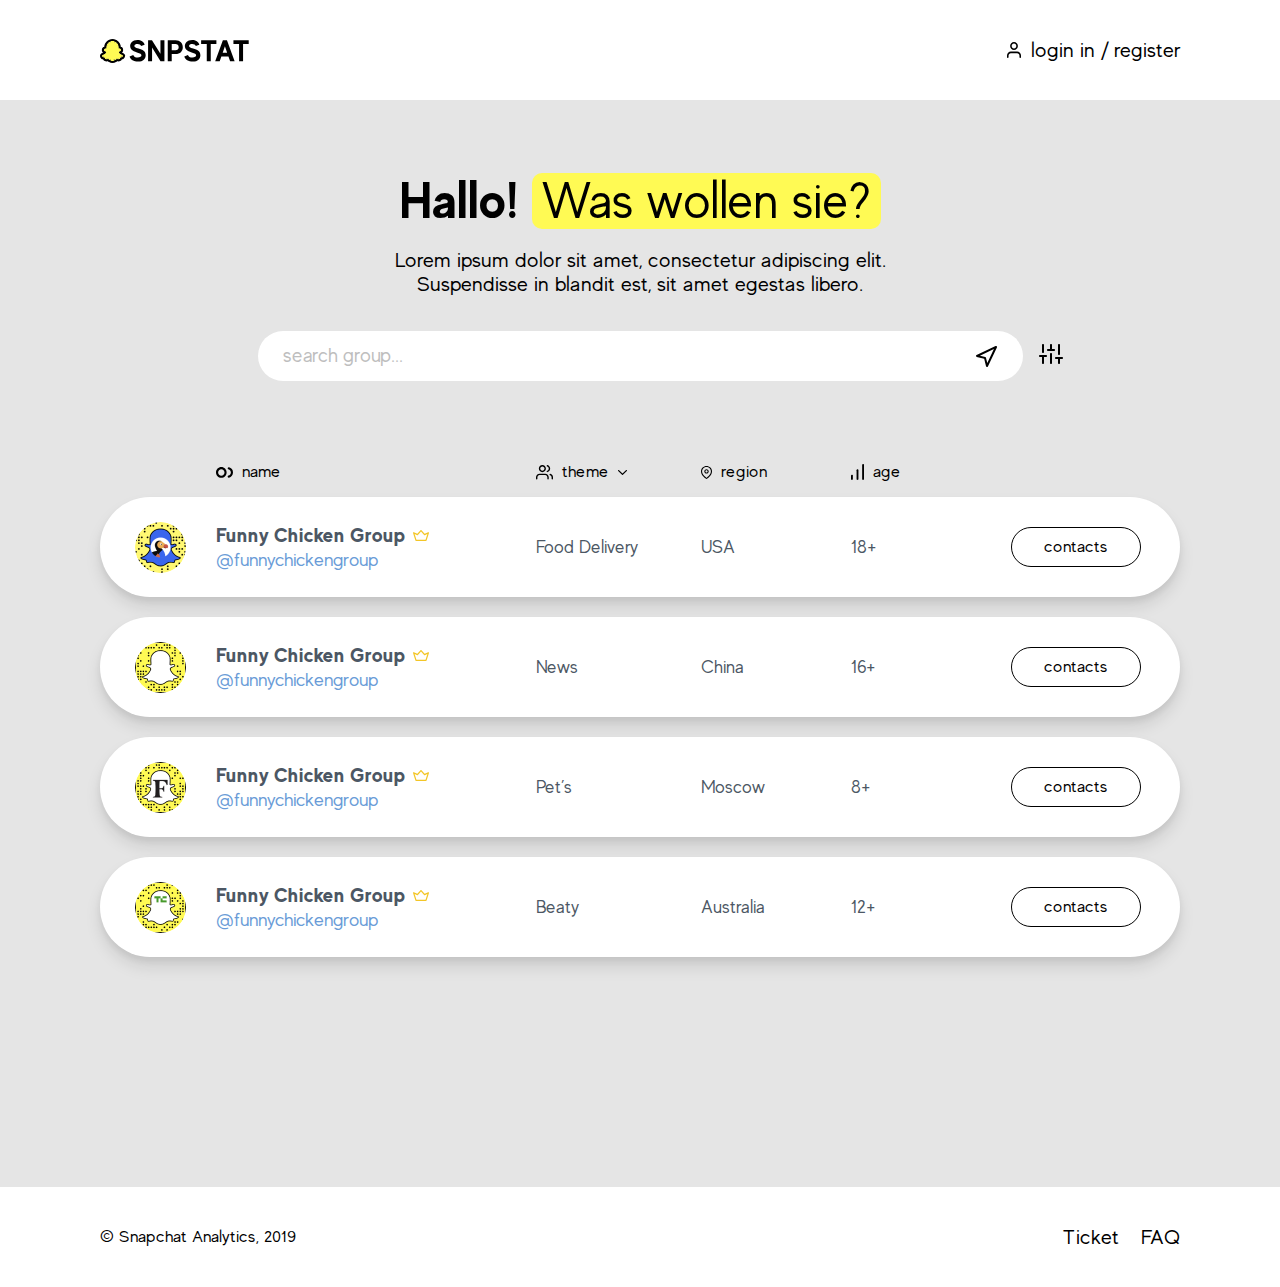
<file: index.html>
<!DOCTYPE html>
<html lang="ru">
<head>
    <meta charset="UTF-8">
    <meta name="viewport" content="width=device-width, initial-scale=1.0">
    <meta http-equiv="X-UA-Compatible" content="ie=edge">
    <title>SNPStat</title>

    <link rel="stylesheet" href="/src/styles/remodal.css">
    <link rel="stylesheet" href="/src/styles/slick.css">
    <link rel="stylesheet" href="/src/styles/remodal-default-theme.css">
    <link rel="stylesheet" href="/src/styles/ion.rangeSlider.min.css"/>
    <link rel="stylesheet" href="/src/styles/main.css">
</head>
<body>

    <header class="header-main">
        <div class="container">
            <a href="/" class="header-main__logo">
                <img src="/src/images/logo.svg" alt="">
            </a>
            <div class="header-main__auth">
                <img src="/src/images/user.svg" alt="">
                <nav>
                    <a href="#login">login in /</a>
                    <a href="#registration">register</a>
                </nav>
            </div>
        </div>
    </header>

    <main class="info-main">
        <div class="container">
            <header class="info-main__header">
                <h1 class="info-main__h1">
                    Hallo!
                    <span class="marker">
                        Was wollen sie?
                    </span>
                </h1>
                <p class="info-main__description">
                    Lorem ipsum dolor sit amet, consectetur adipiscing elit. Suspendisse in blandit est, sit amet egestas libero.
                </p>
            </header>
            <div class="info-main__search">
                <div class="info-main__search-field">
                    <input type="text" placeholder="search group..." />
                    <img src="/src/images/arrow.svg" alt="">
                </div>
                <div class="info-main__search-filters">
                    <img src="/src/images/filter.svg" id="filter" alt="">
                    <div id="dropdown_filters" class="info-main__search-filters__dropdown-menu">
                        <button class="ddm-close" id="ddm-close">close</button>
                        <label>
                            theme
                            <div class="custom-select icon-src">
                                <select>
                                    <option value="0">Food Delivery</option>
                                    <option value="1">Beaty</option>
                                    <option value="2">Pet’s</option>
                                    <option value="3">IT</option>
                                    <option value="4">Digital</option>
                                    <option value="5">Design</option>
                                    <option value="6">Art</option>
                                    <option value="7">News</option>
                                    <option value="8">History</option>
                                </select>
                            </div>
                        </label>
                        <label>
                            region
                            <div class="custom-select icon-arrow">
                                <select>
                                    <option value="0">Food Delivery</option>
                                    <option value="1">Beaty</option>
                                    <option value="2">Pet’s</option>
                                    <option value="3">IT</option>
                                    <option value="4">Digital</option>
                                    <option value="5">Design</option>
                                    <option value="6">Art</option>
                                    <option value="7">News</option>
                                    <option value="8">History</option>
                                </select>
                            </div>
                        </label>
                        <label>
                            age
                            <input type="text" id="age" name="example_name" value="" />
                        </label>
                        <div class="control-panel">
                            <a class="link" href="/">
                                click
                            </a>
                            <a href="/" class="hash">
                                switch off
                            </a>
                        </div>
                    </div>
                </div>
            </div>
            <div class="info-main__table full-size">
                <div class="info-main__table-column">
                    <span id="column-name">
                        <img src="/src/images/name.svg" alt="">
                        name
                    </span>
                    <span id="column-theme">
                        <img src="/src/images/theme.svg" alt="">
                        theme
                        <img src="/src/images/arrow-bottom.svg" alt="">
                    </span>
                    <span id="column-region">
                        <img src="/src/images/region.svg" alt="">
                        region
                    </span>
                    <span id="column-age">
                        <img src="/src/images/age.svg" alt="">
                        age
                    </span>
                </div>
                <div class="info-main__table-list">
                    <div class="info-main__table-list__item">
                        <a class="info-main__table-list__item-ava" href="#qrCode">
                            <img src="/src/images/avatar1.png" alt="">
                        </a>
                        <div class="info-main__table-list__item-name">
                            <a href="#infoCard">
                                <h5 class="king">
                                    Funny Chicken Group
                                </h5>
                            </a>
                            <a class="hash" href="/">
                                @funnychickengroup
                            </a>
                        </div>
                        <div class="info-main__table-list__item-theme">
                            <span>
                                Food Delivery
                            </span>
                        </div>
                        <div class="info-main__table-list__item-region">
                                <span>
                                    USA
                                </span>
                            </div>
                        <div class="info-main__table-list__item-age">
                            <span>
                                18+
                            </span>
                        </div>
                        <a href="/" class="info-main__table-list__item-contacts">contacts</a>
                    </div>
                    <div class="info-main__table-list__item">
                        <a class="info-main__table-list__item-ava" href="#qrCode">
                            <img src="/src/images/avatar2.png" alt="">
                        </a>
                        <div class="info-main__table-list__item-name">
                            <a href="#infoCard">
                                <h5 class="king">
                                    Funny Chicken Group
                                </h5>
                            </a>
                            <a class="hash" href="/">
                                @funnychickengroup
                            </a>
                        </div>
                        <div class="info-main__table-list__item-theme">
                            <span>
                                News 
                            </span>
                        </div>
                        <div class="info-main__table-list__item-region">
                            <span>
                                China
                            </span>
                        </div>
                        <div class="info-main__table-list__item-age">
                            <span>
                                16+
                            </span>
                        </div>
                        <a href="/" class="info-main__table-list__item-contacts">contacts</a>
                    </div>
                    <div class="info-main__table-list__item">
                        <a class="info-main__table-list__item-ava" href="#qrCode">
                            <img src="/src/images/avatar3.png" alt="">
                        </a>
                        <div class="info-main__table-list__item-name">
                            <a href="#infoCard">
                                <h5 class="king">
                                    Funny Chicken Group
                                </h5>
                            </a>
                            <a class="hash" href="/">
                                @funnychickengroup
                            </a>
                        </div>
                        <div class="info-main__table-list__item-theme">
                            <span>
                                Pet’s
                            </span>
                        </div>
                        <div class="info-main__table-list__item-region">
                            <span>
                                Moscow
                            </span>
                        </div>
                        <div class="info-main__table-list__item-age">
                            <span>
                                8+
                            </span>
                        </div>
                        <a href="/" class="info-main__table-list__item-contacts">contacts</a>
                    </div>
                    <div class="info-main__table-list__item">
                        <a class="info-main__table-list__item-ava" href="#qrCode">
                            <img src="/src/images/avatar4.png" alt="">
                        </a>
                        <div class="info-main__table-list__item-name">
                            <a href="#infoCard">
                                <h5 class="king">
                                    Funny Chicken Group
                                </h5>
                            </a>
                            <a class="hash" href="/">
                                @funnychickengroup
                            </a>
                        </div>
                        <div class="info-main__table-list__item-theme">
                            <span>
                                Beaty
                            </span>
                        </div>
                        <div class="info-main__table-list__item-region">
                            <span>
                                Australia
                            </span>
                        </div>
                        <div class="info-main__table-list__item-age">
                            <span>
                                12+
                            </span>
                        </div>
                        <a href="/" class="info-main__table-list__item-contacts">contacts</a>
                    </div>
                </div>
            </div>
        </div>
    </main>

    <footer class="footer-main">
        <div class="container">
            <span class="copy">© Snapchat Analytics, 2019</span>
            <nav>
                <a href="/">Ticket</a>
                <a href="/">FAQ</a>
            </nav>
        </div>
    </footer>

    <!-- modals -->
    
    <div class="remodal modal-form modal-login white-close" data-remodal-id="login">
        <button data-remodal-action="close" class="modal-close">
            close
        </button>
        <h1>login in</h1>
        <form>
            <input type="text" placeholder="login or email">
            <input type="password" placeholder="password">
            <button>join</button>
        </form>
    </div>

    <div class="remodal modal-form modal-registr white-close" data-remodal-id="registration">
        <button data-remodal-action="close" class="modal-close">
            close
        </button>
        <h1>registration</h1>
        <form>
            <input type="text" placeholder="login">
            <input type="email" placeholder="email">
            <input type="password" placeholder="password">
            <button>go!</button>
        </form>
    </div>

    <div class="remodal qrCode white-close" data-remodal-id="qrCode">
        <button data-remodal-action="close" class="modal-close">
            close
        </button>
        <img src="/src/images/qr.png" alt="">
    </div>

    <div class="remodal infoCard black-close" data-remodal-id="infoCard">
        <button data-remodal-action="close" class="modal-close">
            close
        </button>
        <div class="infoCard__info">
            <div class="infoCard__info-qr">
                <img src="/src/images/qr-info.png" alt="">
                <div class="infoCard__info-qr__other">
                    <div class="age">
                        18+
                    </div>
                    <span>USA</span>
                </div>
            </div>
            <div class="infoCard__info-main">
                <h1 class="heading">
                    Funny Chicken Group
                </h1>
                <span class="theme">
                    <img src="/src/images/box.svg" alt="">
                    Food Delivery
                </span>
                <p class="info">
                    Lorem ipsum dolor sit amet, consectetur adipiscing elit ut aliquam, purus sit amet luctus venenatis, lectus magna fringilla urna, porttitor rhoncus dolor purus non enim praesent elementum facilisis leo, vel fringilla est ullamcorper eget nulla facilisi etiam dignissim diam quis enim lobortis scelerisque fermentum dui faucibus in ornare quam viverra orci sagittis eu volutpat odio facilisis.
                </p>
            </div>
        </div>
        <div class="infoCard__slider">
            <div class="infoCard__slider-slide">
                <img src="/src/images/1f.png" alt="">
            </div>
            <div class="infoCard__slider-slide">
                <img src="/src/images/1f.png" alt="">
            </div>
            <div class="infoCard__slider-slide">
                <img src="/src/images/1f.png" alt="">
            </div>
            <div class="infoCard__slider-slide">
                <img src="/src/images/1f.png" alt="">
            </div>
            <div class="infoCard__slider-slide">
                <img src="/src/images/1f.png" alt="">
            </div>
        </div>
        <div class="infoCard__control">
            <a class="link" href="/">open</a>
            <a class="hash" href="/">@funny_shicken_group</a>
        </div>
    </div>
    
    <!-- modals -->

    <script src="/src/scripts/jquery.min.js"></script>
    <script src="/src/scripts/remodal.min.js"></script>
    <script src="/src/scripts/slick.min.js"></script>
    <script src="/src/scripts/ion.rangeSlider.min.js"></script> 
    <script src="/src/scripts/main.js"></script>
    <script src="/src/scripts/filter.js"></script>
</body>
</html>
</file>
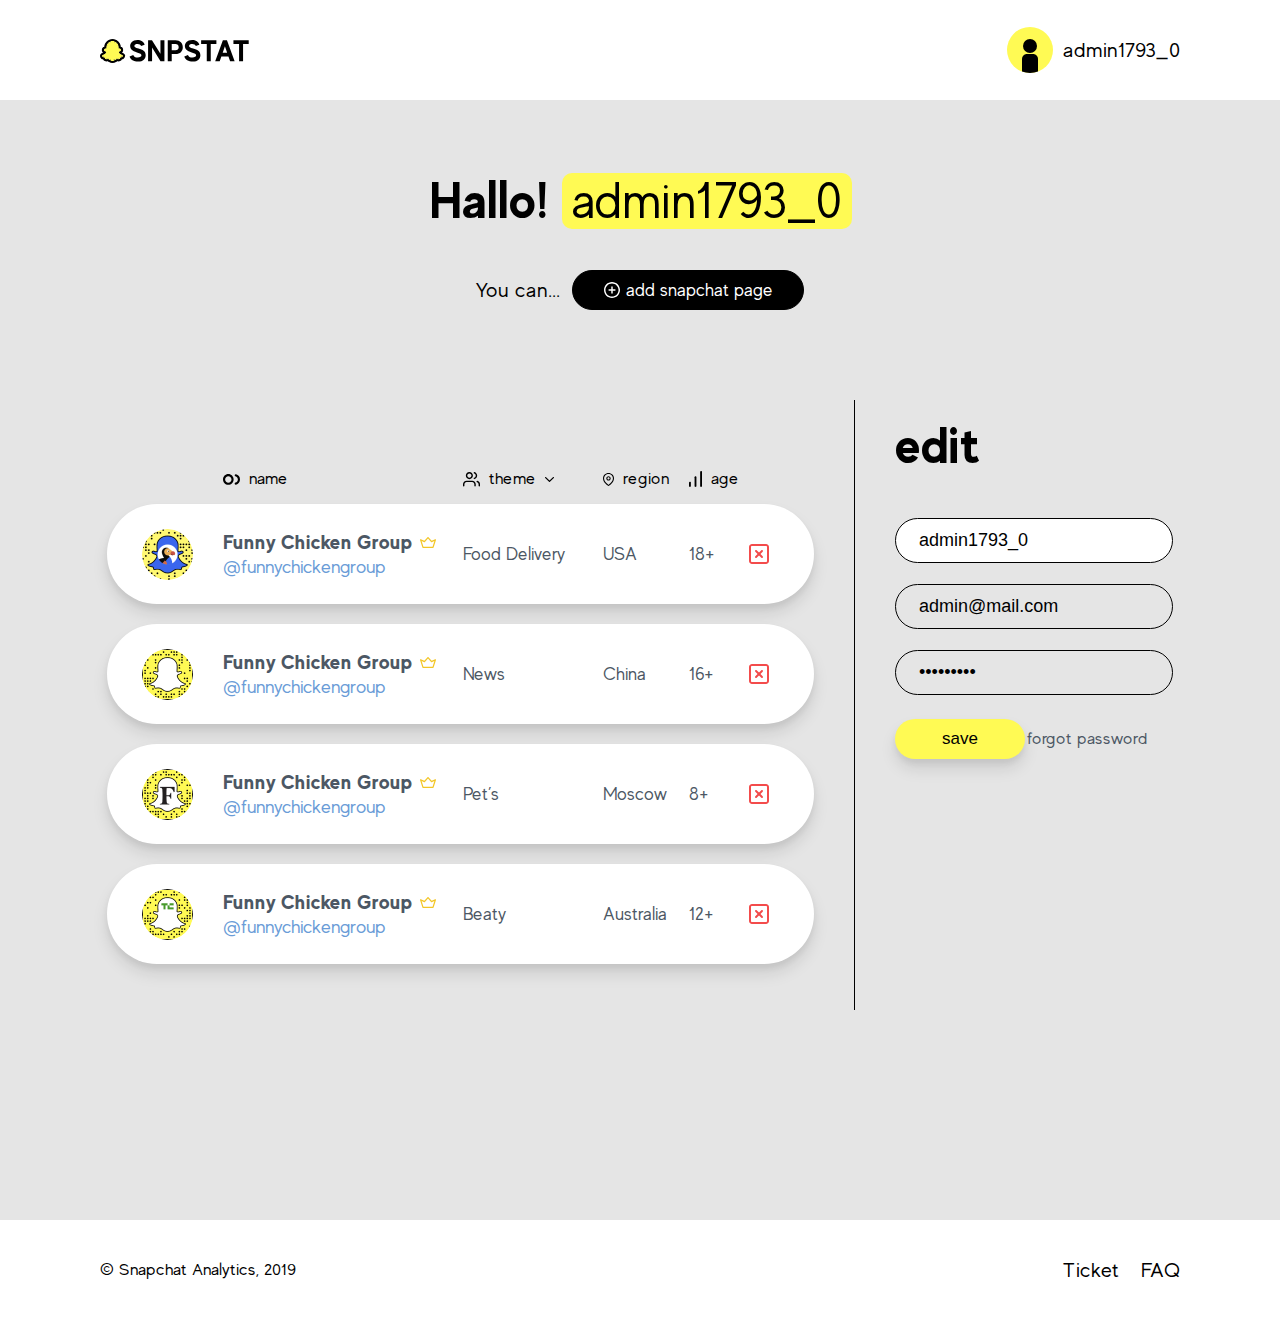
<file: profile.html>
<!DOCTYPE html>
<html lang="ru">
<head>
    <meta charset="UTF-8">
    <meta name="viewport" content="width=device-width, initial-scale=1.0">
    <meta http-equiv="X-UA-Compatible" content="ie=edge">
    <title>SNPStat</title>

    <link rel="stylesheet" href="/src/styles/remodal.css">
    <link rel="stylesheet" href="/src/styles/slick.css">
    <link rel="stylesheet" href="/src/styles/remodal-default-theme.css">
    <link rel="stylesheet" href="/src/styles/ion.rangeSlider.min.css"/>
    <link rel="stylesheet" href="/src/styles/main.css">
</head>
<body>

    <header class="header-main">
        <div class="container">
            <a href="/" class="header-main__logo">
                <img src="/src/images/logo.svg" alt="">
            </a>
            <div class="header-main__auth">
                <div class="auth-panel">
                    <img class="header-main__auth-ava" src="/src/images/ava.svg" alt="">
                    <span class="header-main__auth-name">admin1793_0</span>
                    <div class="select-panel" id="auth-panel">
                        <a href="/">
                            <img src="/src/images/user.svg" alt="">
                            profile
                        </a>
                        <a href="/">
                            <img src="/src/images/exit.svg" alt="">
                            log out
                        </a>
                    </div>
                </div>
            </div>
        </div>
    </header>

    <main class="info-main profile">
        <div class="container">
            <header class="info-main__header">
                <h1 class="info-main__h1">
                    Hallo!
                    <span class="marker">
                        admin1793_0
                    </span>
                </h1>
                <p class="info-main__description">
                    You can...
                    <a class="addSP" href="#addNew">
                        <img src="/src/images/addSP.svg" alt="">
                        add snapchat page
                    </a>
                </p>
            </header>
            <div class="profile-main">
                <div class="info-main__table half-size">
                    <div class="info-main__table-column">
                        <span id="column-name">
                            <img src="/src/images/name.svg" alt="">
                            name
                        </span>
                        <span id="column-theme">
                            <img src="/src/images/theme.svg" alt="">
                            theme
                            <img src="/src/images/arrow-bottom.svg" alt="">
                        </span>
                        <span id="column-region">
                            <img src="/src/images/region.svg" alt="">
                            region
                        </span>
                        <span id="column-age">
                            <img src="/src/images/age.svg" alt="">
                            age
                        </span>
                    </div>
                    <div class="info-main__table-list">
                        <div class="info-main__table-list__item">
                            <img src="/src/images/avatar1.png" alt="" class="info-main__table-list__item-ava">
                            <div class="info-main__table-list__item-name">
                                <a href="#infoCard">
                                    <h5 class="king">
                                        Funny Chicken Group
                                    </h5>
                                </a>
                                <a class="hash" href="/">
                                    @funnychickengroup
                                </a>
                            </div>
                            <div class="info-main__table-list__item-theme">
                                <span>
                                    Food Delivery
                                </span>
                            </div>
                            <div class="info-main__table-list__item-region">
                                    <span>
                                        USA
                                    </span>
                                </div>
                            <div class="info-main__table-list__item-age">
                                <span>
                                    18+
                                </span>
                            </div>
                            <img id="del" class="del-icon" src="/src/images/del.svg" alt="">
                        </div>
                        <div class="info-main__table-list__item">
                            <img src="/src/images/avatar2.png" alt="" class="info-main__table-list__item-ava">
                            <div class="info-main__table-list__item-name">
                                <a href="#infoCard">
                                    <h5 class="king">
                                        Funny Chicken Group
                                    </h5>
                                </a>
                                <a class="hash" href="/">
                                    @funnychickengroup
                                </a>
                            </div>
                            <div class="info-main__table-list__item-theme">
                                <span>
                                    News 
                                </span>
                            </div>
                            <div class="info-main__table-list__item-region">
                                <span>
                                    China
                                </span>
                            </div>
                            <div class="info-main__table-list__item-age">
                                <span>
                                    16+
                                </span>
                            </div>
                            <img id="del" class="del-icon" src="/src/images/del.svg" alt="">
                        </div>
                        <div class="info-main__table-list__item">
                            <img src="/src/images/avatar3.png" alt="" class="info-main__table-list__item-ava">
                            <div class="info-main__table-list__item-name">
                                <a href="#infoCard">
                                    <h5 class="king">
                                        Funny Chicken Group
                                    </h5>
                                </a>
                                <a class="hash" href="/">
                                    @funnychickengroup
                                </a>
                            </div>
                            <div class="info-main__table-list__item-theme">
                                <span>
                                    Pet’s
                                </span>
                            </div>
                            <div class="info-main__table-list__item-region">
                                <span>
                                    Moscow
                                </span>
                            </div>
                            <div class="info-main__table-list__item-age">
                                <span>
                                    8+
                                </span>
                            </div>
                            <img id="del" class="del-icon" src="/src/images/del.svg" alt="">
                        </div>
                        <div class="info-main__table-list__item">
                            <img src="/src/images/avatar4.png" alt="" class="info-main__table-list__item-ava">
                            <div class="info-main__table-list__item-name">
                                <a href="#infoCard">
                                    <h5 class="king">
                                        Funny Chicken Group
                                    </h5>
                                </a>
                                <a class="hash" href="/">
                                    @funnychickengroup
                                </a>
                            </div>
                            <div class="info-main__table-list__item-theme">
                                <span>
                                    Beaty
                                </span>
                            </div>
                            <div class="info-main__table-list__item-region">
                                <span>
                                    Australia
                                </span>
                            </div>
                            <div class="info-main__table-list__item-age">
                                <span>
                                    12+
                                </span>
                            </div>
                            <img id="del" class="del-icon" src="/src/images/del.svg" alt="">
                        </div>
                    </div>
                </div>
                <div class="edit-panel">
                    <h1>edit</h1>
                    <form>
                        <input type="text" value="admin1793_0" disabled>
                        <input type="text" value="admin@mail.com">
                        <input type="password" value="123456789">
                        <div class="success-panel">
                            <button>save</button>
                            <a href="/">forgot password</a>
                        </div>
                    </form>
                </div>
            </div>
        </div>
    </main>

    <footer class="footer-main">
        <div class="container">
            <span class="copy">© Snapchat Analytics, 2019</span>
            <nav>
                <a href="/">Ticket</a>
                <a href="/">FAQ</a>
            </nav>
        </div>
    </footer>

     <div class="remodal addNew black-close" data-remodal-id="addNew">
        <button data-remodal-action="close" class="modal-close">
            close
        </button>
        <div class="addNew__info">
            <h1>add new page</h1>
        </div>
        <form class="addNew__form">
            <div class="left">
                <input type="text" placeholder="snapchat login">
                <div class="inputfile">
                    <span id="output-input-file">screenschots...</span>
                    <button id="add-input-file">add file</button>
                    <input id="input-file" type="file" class="input" multiple />
                </div>
                <div class="output-pic">
                    <div></div>
                    <div></div>
                    <div></div>
                </div>
                <label>
                    category
                    <div class="custom-select icon-src">
                      <select>
                            <option value="0">Food Delivery</option>
                            <option value="1">Beaty</option>
                            <option value="2">Pet’s</option>
                            <option value="3">IT</option>
                            <option value="4">Digital</option>
                            <option value="5">Design</option>
                            <option value="6">Art</option>
                            <option value="7">News</option>
                            <option value="8">History</option>
                        </select>
                    </div>
                </label>
            </div>
            <div class="right">
                <label>
                    description
                    <textarea placeholder="My snapchat group is..."></textarea>
                </label>
            </div>
        </form>
        <div class="addNew__control">
            <a class="link" href="/">save and close</a>
            <a class="hash" href="/">just save</a>
        </div>
    </div>

    <script>
        const authPanelToggler = document.querySelector('.auth-panel');
        const authPanel = document.querySelector('#auth-panel');

        authPanelToggler.addEventListener('click', () => {
            authPanel.classList.toggle('visible');
        });
    </script>

    <script src="/src/scripts/jquery.min.js"></script>
    <script src="/src/scripts/remodal.min.js"></script>
    <script src="/src/scripts/slick.min.js"></script>
    <script src="/src/scripts/ion.rangeSlider.min.js"></script> 
    <script src="/src/scripts/addFile.js"></script>
    <script src="/src/scripts/main.js"></script>
</body>
</html>
</file>
<file: src/styles/remodal.css>
/*
 *  Remodal - v1.1.1
 *  Responsive, lightweight, fast, synchronized with CSS animations, fully customizable modal window plugin with declarative configuration and hash tracking.
 *  http://vodkabears.github.io/remodal/
 *
 *  Made by Ilya Makarov
 *  Under MIT License
 */

/* ==========================================================================
   Remodal's necessary styles
   ========================================================================== */

/* Hide scroll bar */

html.remodal-is-locked {
  overflow: hidden;

  -ms-touch-action: none;
  touch-action: none;
}

/* Anti FOUC */

.remodal,
[data-remodal-id] {
  display: none;
}

/* Necessary styles of the overlay */

.remodal-overlay {
  position: fixed;
  z-index: 9999;
  top: -5000px;
  right: -5000px;
  bottom: -5000px;
  left: -5000px;

  display: none;
}

/* Necessary styles of the wrapper */

.remodal-wrapper {
  position: fixed;
  z-index: 10000;
  top: 0;
  right: 0;
  bottom: 0;
  left: 0;

  display: none;
  overflow: auto;

  text-align: center;

  -webkit-overflow-scrolling: touch;
}

.remodal-wrapper:after {
  display: inline-block;

  height: 100%;
  margin-left: -0.05em;

  content: "";
}

/* Fix iPad, iPhone glitches */

.remodal-overlay,
.remodal-wrapper {
  -webkit-backface-visibility: hidden;
  backface-visibility: hidden;
}

/* Necessary styles of the modal dialog */

.remodal {
  position: relative;

  outline: none;

  -webkit-text-size-adjust: 100%;
  -ms-text-size-adjust: 100%;
  text-size-adjust: 100%;
}

.remodal-is-initialized {
  /* Disable Anti-FOUC */
  display: inline-block;
}
</file>
<file: src/styles/remodal-default-theme.css>
.remodal-bg.remodal-is-opening,
.remodal-bg.remodal-is-opened {
  -webkit-filter: blur(3px);
  filter: blur(3px);
}

.remodal-overlay {
  background: rgba(0, 0, 0, .5);
}

.remodal-overlay.remodal-is-opening,
.remodal-overlay.remodal-is-closing {
  -webkit-animation-duration: 0.7s;
  animation-duration: 0.7s;
  -webkit-animation-fill-mode: forwards;
  animation-fill-mode: forwards;
}

.remodal-overlay.remodal-is-opening {
  -webkit-animation-name: remodal-overlay-opening-keyframes;
  animation-name: remodal-overlay-opening-keyframes;
}

.remodal-overlay.remodal-is-closing {
  -webkit-animation-name: remodal-overlay-closing-keyframes;
  animation-name: remodal-overlay-closing-keyframes;
}

.remodal-wrapper {
  padding: 10px 10px 0;
}

.remodal {
  position: relative;
  box-sizing: border-box;
  width: 100%;

  -webkit-transform: translate3d(0, 0, 0);
  transform: translate3d(0, 0, 0);

  background: #FFFA54;
  border-radius: 25px;
  box-shadow: 0px 10px 16px rgba(0, 0, 0, 0.1), 0px 4px 6px rgba(0, 0, 0, 0.06);
}

.remodal.qrCode {
  width: 300px;
  height: 300px;
  border-radius: 53px;
  background: transparent;
}

.remodal.qrCode img {
  width: 100%;
  height: 100%;
}

.remodal.infoCard {
  padding: 60px 26px 40px 40px;
  width: 800px;
}
.remodal.addNew {
  width: 830px;
  padding: 42px 45px 49px 45px;
}

.remodal h1 {
  font-size: 50px;
  line-height: 59px;
  text-align: left;

  color: #000000;
}

.remodal.remodal-is-opening,
.remodal.remodal-is-closing {
  -webkit-animation-duration: 0.7s;
  animation-duration: 0.7s;
  -webkit-animation-fill-mode: forwards;
  animation-fill-mode: forwards;
}

.remodal.remodal-is-opening {
  -webkit-animation-name: remodal-opening-keyframes;
  animation-name: remodal-opening-keyframes;
}

.remodal.remodal-is-closing {
  -webkit-animation-name: remodal-closing-keyframes;
  animation-name: remodal-closing-keyframes;
}

.remodal,
.remodal-wrapper:after {
  vertical-align: middle;
}

@-webkit-keyframes remodal-opening-keyframes {
  from {
    -webkit-transform: scale(1.05);
    transform: scale(1.05);

    opacity: 0;
  }
  to {
    -webkit-transform: none;
    transform: none;

    opacity: 1;

    -webkit-filter: blur(0);
    filter: blur(0);
  }
}

@keyframes remodal-opening-keyframes {
  from {
    -webkit-transform: scale(1.05);
    transform: scale(1.05);

    opacity: 0;
  }
  to {
    -webkit-transform: none;
    transform: none;

    opacity: 1;

    -webkit-filter: blur(0);
    filter: blur(0);
  }
}

@-webkit-keyframes remodal-closing-keyframes {
  from {
    -webkit-transform: scale(1);
    transform: scale(1);

    opacity: 1;
  }
  to {
    -webkit-transform: scale(0.95);
    transform: scale(0.95);

    opacity: 0;

    -webkit-filter: blur(0);
    filter: blur(0);
  }
}

@keyframes remodal-closing-keyframes {
  from {
    -webkit-transform: scale(1);
    transform: scale(1);

    opacity: 1;
  }
  to {
    -webkit-transform: scale(0.95);
    transform: scale(0.95);

    opacity: 0;

    -webkit-filter: blur(0);
    filter: blur(0);
  }
}

@-webkit-keyframes remodal-overlay-opening-keyframes {
  from {
    opacity: 0;
  }
  to {
    opacity: 1;
  }
}

@keyframes remodal-overlay-opening-keyframes {
  from {
    opacity: 0;
  }
  to {
    opacity: 1;
  }
}

@-webkit-keyframes remodal-overlay-closing-keyframes {
  from {
    opacity: 1;
  }
  to {
    opacity: 0;
  }
}

@keyframes remodal-overlay-closing-keyframes {
  from {
    opacity: 1;
  }
  to {
    opacity: 0;
  }
}
</file>
<file: src/styles/main.css>
* {
  outline: none;
  padding: 0;
  margin: 0;
  border: none;
}

body {
  font-family: "MADE Evolve Sans", sans-serif;
  font-weight: normal;

  display: -webkit-box;

  display: -ms-flexbox;

  display: flex;
  -webkit-box-orient: vertical;
  -webkit-box-direction: normal;
  -ms-flex-direction: column;
  flex-direction: column;
  -webkit-box-align: center;
  -ms-flex-align: center;
  align-items: center;
  -webkit-box-pack: start;
  -ms-flex-pack: start;
  justify-content: flex-start;

  width: 100%;
  min-height: 100vh;
  background-color: #e5e5e5;
}

a {
  text-decoration: none;
}

span.marker {
  padding: 0 10px;
  color: #000000;
  background: #fffa54;
  border-radius: 10px;
}

.header-main__logo img,
.info-main__search-field img {
  -webkit-user-select: none;
  -moz-user-select: none;
  -ms-user-select: none;
  user-select: none;
  pointer-events: none;
}

.container {
  width: 1080px;
}

.header-main {
  width: 100%;
  height: 100px;

  background: #ffffff;

  display: -webkit-box;

  display: -ms-flexbox;

  display: flex;
  -webkit-box-orient: vertical;
  -webkit-box-direction: normal;
  -ms-flex-direction: column;
  flex-direction: column;
  -webkit-box-align: center;
  -ms-flex-align: center;
  align-items: center;
  -webkit-box-pack: center;
  -ms-flex-pack: center;
  justify-content: center;
}

.header-main > .container {
  display: -webkit-box;
  display: -ms-flexbox;
  display: flex;
  -webkit-box-orient: horizontal;
  -webkit-box-direction: normal;
  -ms-flex-direction: row;
  flex-direction: row;
  -webkit-box-align: center;
  -ms-flex-align: center;
  align-items: center;
  -webkit-box-pack: justify;
  -ms-flex-pack: justify;
  justify-content: space-between;
}

.header-main__logo {
  display: -webkit-box;
  display: -ms-flexbox;
  display: flex;
  -webkit-box-align: center;
  -ms-flex-align: center;
  align-items: center;
}

.header-main__auth {
  display: -webkit-box;
  display: -ms-flexbox;
  display: flex;
  -webkit-box-orient: horizontal;
  -webkit-box-direction: normal;
  -ms-flex-direction: row;
  flex-direction: row;
  -webkit-box-align: center;
  -ms-flex-align: center;
  align-items: center;
  -webkit-box-pack: justify;
  -ms-flex-pack: justify;
  justify-content: space-between;
}

.header-main__auth-ava {
  width: 46px;
  height: 46px;
  margin-right: 16px;
}

.header-main__auth-name {
  font-size: 21px;
  line-height: 24px;

  color: #000000;
}

.auth-panel {
  position: relative;
  cursor: pointer;
  display: -webkit-box;
  display: -ms-flexbox;
  display: flex;
  -webkit-box-orient: horizontal;
  -webkit-box-direction: normal;
  -ms-flex-direction: row;
  flex-direction: row;
  -webkit-box-align: center;
  -ms-flex-align: center;
  align-items: center;
  -webkit-box-pack: justify;
  -ms-flex-pack: justify;
  justify-content: space-between;
}

.auth-panel .select-panel {
  position: absolute;
  padding: 28px 46px 27px 36px;
  top: calc(100% + 5px);
  right: -10px;

  background: #fffa54;
  -webkit-box-shadow: 0px 20px 25px rgba(255, 250, 84, 0.16),
    0px 10px 10px rgba(0, 0, 0, 0.04);
  box-shadow: 0px 20px 25px rgba(255, 250, 84, 0.16),
    0px 10px 10px rgba(0, 0, 0, 0.04);
  border-radius: 25px;

  opacity: 0;
  visibility: hidden;
  -webkit-transition: all 0.3s ease;
  -o-transition: all 0.3s ease;
  transition: all 0.3s ease;
}

.auth-panel .select-panel.visible {
  opacity: 1;
  visibility: visible;
}

.auth-panel .select-panel a {
  font-size: 18px;
  line-height: 21px;
  color: #000000;

  display: -webkit-box;

  display: -ms-flexbox;

  display: flex;
  -webkit-box-align: center;
  -ms-flex-align: center;
  align-items: center;
}

.auth-panel .select-panel a:first-child {
  margin-bottom: 18px;
}

.header-main__auth img {
  margin-right: 10px;
  -webkit-user-select: none;
  -moz-user-select: none;
  -ms-user-select: none;
  user-select: none;
  pointer-events: none;
}

.header-main__auth nav {
  display: -webkit-box;
  display: -ms-flexbox;
  display: flex;
  -webkit-box-orient: horizontal;
  -webkit-box-direction: normal;
  -ms-flex-direction: row;
  flex-direction: row;
  -webkit-box-align: center;
  -ms-flex-align: center;
  align-items: center;
}

.header-main__auth nav a {
  font-size: 21px;
  line-height: 24px;
  color: #000000;
}

.header-main__auth nav a:first-child {
  margin-right: 5px;
}

.footer-main {
  width: 100%;
  height: 100px;

  background: #ffffff;

  display: -webkit-box;

  display: -ms-flexbox;

  display: flex;
  -webkit-box-orient: vertical;
  -webkit-box-direction: normal;
  -ms-flex-direction: column;
  flex-direction: column;
  -webkit-box-align: center;
  -ms-flex-align: center;
  align-items: center;
  -webkit-box-pack: center;
  -ms-flex-pack: center;
  justify-content: center;
  -webkit-box-flex: 0;
  -ms-flex: 0 0 auto;
  flex: 0 0 auto;
}

.footer-main > .container {
  display: -webkit-box;
  display: -ms-flexbox;
  display: flex;
  -webkit-box-orient: horizontal;
  -webkit-box-direction: normal;
  -ms-flex-direction: row;
  flex-direction: row;
  -webkit-box-align: center;
  -ms-flex-align: center;
  align-items: center;
  -webkit-box-pack: justify;
  -ms-flex-pack: justify;
  justify-content: space-between;
}

.footer-main nav {
  display: -webkit-box;
  display: -ms-flexbox;
  display: flex;
  -webkit-box-orient: horizontal;
  -webkit-box-direction: normal;
  -ms-flex-direction: row;
  flex-direction: row;
  -webkit-box-align: center;
  -ms-flex-align: center;
  align-items: center;
}

.footer-main nav a {
  font-size: 21px;
  line-height: 24px;
  color: #000000;
  margin-left: 22px;
}

.footer-main .copy {
  font-size: 17px;
  line-height: 20px;
  color: #000000;
}

.profile .info-main__description {
  width: auto;
  display: -webkit-box;
  display: -ms-flexbox;
  display: flex;
  -webkit-box-align: center;
  -ms-flex-align: center;
  align-items: center;
  margin-top: 39px;
}

.addSP {
  width: 232px;
  height: 40px;
  font-size: 18px;
  line-height: 21px;
  color: #ffffff;

  display: -webkit-box;

  display: -ms-flexbox;

  display: flex;
  -webkit-box-align: center;
  -ms-flex-align: center;
  align-items: center;
  -webkit-box-pack: center;
  -ms-flex-pack: center;
  justify-content: center;

  background: #000000;
  border: 1px solid #000000;
  -webkit-box-sizing: border-box;
  box-sizing: border-box;
  border-radius: 100px;
  margin-left: 12px;
}

.addSP img {
  margin-right: 6px;
}

.info-main {
  width: 100%;

  display: -webkit-box;

  display: -ms-flexbox;

  display: flex;
  -webkit-box-orient: vertical;
  -webkit-box-direction: normal;
  -ms-flex-direction: column;
  flex-direction: column;
  -webkit-box-align: center;
  -ms-flex-align: center;
  align-items: center;
  -webkit-box-pack: start;
  -ms-flex-pack: start;
  justify-content: flex-start;

  margin-top: 71px;
  -webkit-box-flex: 1;
  -ms-flex: 1 0 auto;
  flex: 1 0 auto;
}

.info-main .container {
  display: -webkit-box;
  display: -ms-flexbox;
  display: flex;
  -webkit-box-orient: vertical;
  -webkit-box-direction: normal;
  -ms-flex-direction: column;
  flex-direction: column;
  -webkit-box-align: center;
  -ms-flex-align: center;
  align-items: center;
  -webkit-box-pack: start;
  -ms-flex-pack: start;
  justify-content: flex-start;
}

.info-main__header {
  display: -webkit-box;
  display: -ms-flexbox;
  display: flex;
  -webkit-box-orient: vertical;
  -webkit-box-direction: normal;
  -ms-flex-direction: column;
  flex-direction: column;
  -webkit-box-align: center;
  -ms-flex-align: center;
  align-items: center;
}

.info-main__header * {
  text-align: center;
}

.info-main__h1 {
  font-size: 50px;
  font-weight: bold;
  line-height: 59px;
  color: #000000;
}

.info-main__h1 span {
  font-weight: normal;
}

.info-main__description {
  width: 589px;

  margin-top: 17px;

  font-size: 21px;
  line-height: 24px;
  text-align: center;
  color: #000000;
}

.info-main__search {
  margin-top: 35px;
  position: relative;

  display: -webkit-box;

  display: -ms-flexbox;

  display: flex;
  -webkit-box-orient: horizontal;
  -webkit-box-direction: normal;
  -ms-flex-direction: row;
  flex-direction: row;
  -webkit-box-align: center;
  -ms-flex-align: center;
  align-items: center;
  -webkit-box-pack: center;
  -ms-flex-pack: center;
  justify-content: center;
}

.info-main__search-field {
  display: -webkit-box;
  display: -ms-flexbox;
  display: flex;
  -webkit-box-align: center;
  -ms-flex-align: center;
  align-items: center;

  position: relative;
  background: #ffffff;
  border-radius: 100px;
  width: 765px;
  height: 50px;
  overflow: hidden;
}

.info-main__search-field input {
  background: #ffffff;
  -webkit-box-sizing: border-box;
  box-sizing: border-box;
  padding: 0 60px 0 25px;

  width: 100%;
  height: 100%;

  font-family: "MADE Evolve Sans", sans-serif;
  font-size: 20px;
  color: #000000;
}

.info-main__search-field input::-webkit-input-placeholder {
  color: #bebebe;
  opacity: 1;
}

.info-main__search-field input::-moz-placeholder {
  color: #bebebe;
  opacity: 1;
}

.info-main__search-field input:-ms-input-placeholder {
  color: #bebebe;
  opacity: 1;
}

.info-main__search-field input::-ms-input-placeholder {
  color: #bebebe;
  opacity: 1;
}

.info-main__search-field input::placeholder {
  color: #bebebe;
  opacity: 1;
}

.info-main__search-field input:-ms-input-placeholder {
  color: #bebebe;
}

.info-main__search-field input::-ms-input-placeholder {
  color: #bebebe;
}

.info-main__search-field img {
  position: absolute;
  right: 26px;
}

.info-main__search-filters {
  position: absolute;
  left: calc(100% + 16px);
}

.info-main__search-filters #filter {
  cursor: pointer;
}

.modal-login,
.modal-registr {
  width: 340px;
}

.modal-login form input,
.modal-registr form input {
  margin-bottom: 21px;
}

.modal-form {
  padding: 42px 47px 66px 49px;
}

.modal-form form {
  margin-top: 43px;

  display: -webkit-box;

  display: -ms-flexbox;

  display: flex;
  -webkit-box-orient: vertical;
  -webkit-box-direction: normal;
  -ms-flex-direction: column;
  flex-direction: column;
  -webkit-box-align: center;
  -ms-flex-align: center;
  align-items: center;
  -webkit-box-pack: start;
  -ms-flex-pack: start;
  justify-content: flex-start;
}

.modal-form form input {
  width: 100%;
  height: 45px;

  background: transparent;
  border: 1px solid #000000;
  -webkit-box-sizing: border-box;
  box-sizing: border-box;
  border-radius: 50px;

  color: #000000;
  font-size: 18px;
  line-height: 21px;
  padding: 0 23px;
  font-family: "MADE Evolve Sans", sans-serif;
}

.modal-form form button {
  width: 130px;
  height: 40px;

  background: #000000;
  border: 1px solid #000000;
  -webkit-box-sizing: border-box;
  box-sizing: border-box;
  border-radius: 100px;

  margin-top: 22px;
  color: #fff;
  font-size: 17px;
  font-family: "MADE Evolve Sans", sans-serif;
  cursor: pointer;
}

.modal-form form input::-webkit-input-placeholder {
  color: #000000;
  opacity: 1;
}

.modal-form form input::-moz-placeholder {
  color: #000000;
  opacity: 1;
}

.modal-form form input:-ms-input-placeholder {
  color: #000000;
  opacity: 1;
}

.modal-form form input::-ms-input-placeholder {
  color: #000000;
  opacity: 1;
}

.modal-form form input::placeholder {
  color: #000000;
  opacity: 1;
}

.modal-form form input:-ms-input-placeholder {
  color: #000000;
}

.modal-form form input::-ms-input-placeholder {
  color: #000000;
}

.white-close .modal-close {
  color: #ffffff;
  bottom: calc(100% + 14px);
}

.white-close .modal-close::before {
  content: "";

  display: inline-block;
  width: 9px;
  height: 9px;

  background: url(../images/close-w.svg) no-repeat top center;
  background-size: cover;
}

.black-close .modal-close {
  color: #000000;
  top: 22px;
}

.black-close .modal-close::before {
  content: "";

  display: inline-block;
  width: 9px;
  height: 9px;

  background: url(../images/close-b.svg) no-repeat top center;
  background-size: cover;
}

.modal-close {
  background: transparent;

  font-size: 17px;
  line-height: 20px;

  position: absolute;
  right: 25px;
  cursor: pointer;
}

.infoCard__info {
  width: 100%;

  display: -webkit-box;

  display: -ms-flexbox;

  display: flex;
  -webkit-box-orient: horizontal;
  -webkit-box-direction: normal;
  -ms-flex-direction: row;
  flex-direction: row;
  -webkit-box-align: start;
  -ms-flex-align: start;
  align-items: flex-start;
  -webkit-box-pack: justify;
  -ms-flex-pack: justify;
  justify-content: space-between;
}

.infoCard__info-qr {
  display: -webkit-box;
  display: -ms-flexbox;
  display: flex;
  -webkit-box-orient: vertical;
  -webkit-box-direction: normal;
  -ms-flex-direction: column;
  flex-direction: column;
  -webkit-box-align: center;
  -ms-flex-align: center;
  align-items: center;
}

.infoCard__info-qr img {
  width: 228px;
  height: 228px;
}

.infoCard__info-qr__other {
  display: -webkit-box;
  display: -ms-flexbox;
  display: flex;
  -webkit-box-orient: horizontal;
  -webkit-box-direction: normal;
  -ms-flex-direction: row;
  flex-direction: row;
  -webkit-box-align: center;
  -ms-flex-align: center;
  align-items: center;

  margin-top: 24px;

  font-size: 18px;
  line-height: 21px;

  color: #000000;
}

.infoCard__info-qr__other .age {
  width: 33px;
  height: 33px;

  -webkit-box-sizing: border-box;

  box-sizing: border-box;
  border: 2px solid #000000;
  border-radius: 50%;

  margin-right: 8px;

  display: -webkit-box;

  display: -ms-flexbox;

  display: flex;
  -webkit-box-align: center;
  -ms-flex-align: center;
  align-items: center;
  -webkit-box-pack: center;
  -ms-flex-pack: center;
  justify-content: center;
}

.infoCard__info-main {
  width: 470px;
  color: #000000;
  text-align: left;

  display: -webkit-box;

  display: -ms-flexbox;

  display: flex;
  -webkit-box-orient: vertical;
  -webkit-box-direction: normal;
  -ms-flex-direction: column;
  flex-direction: column;
  -webkit-box-align: start;
  -ms-flex-align: start;
  align-items: flex-start;
}

.infoCard__info-main .heading {
  font-size: 50px;
  line-height: 59px;
  margin-bottom: 11px;
}

.infoCard__info-main .theme {
  font-size: 18px;
  line-height: 21px;

  display: -webkit-box;

  display: -ms-flexbox;

  display: flex;
  -webkit-box-orient: horizontal;
  -webkit-box-direction: normal;
  -ms-flex-direction: row;
  flex-direction: row;
  -webkit-box-align: center;
  -ms-flex-align: center;
  align-items: center;
}

.infoCard__info-main .theme img {
  margin-right: 12px;
}

.infoCard__info-main .info {
  margin-top: 20px;

  font-size: 18px;
  line-height: 21px;
  color: #000000;
}

.infoCard__slider {
  width: 100%;
  display: -webkit-box;
  display: -ms-flexbox;
  display: flex;
  -webkit-box-orient: horizontal;
  -webkit-box-direction: normal;
  -ms-flex-direction: row;
  flex-direction: row;
  -webkit-box-align: center;
  -ms-flex-align: center;
  align-items: center;
  -webkit-box-pack: start;
  -ms-flex-pack: start;
  justify-content: flex-start;

  margin-top: 40px;
}

.infoCard__slider-slide {
  width: 305px;
  height: 360px;
  margin: 0 10px;
  border-radius: 10px;
  overflow: hidden;
}

.infoCard__control {
  display: -webkit-box;
  display: -ms-flexbox;
  display: flex;
  -webkit-box-orient: horizontal;
  -webkit-box-direction: normal;
  -ms-flex-direction: row;
  flex-direction: row;
  -webkit-box-align: center;
  -ms-flex-align: center;
  align-items: center;
  -webkit-box-pack: center;
  -ms-flex-pack: center;
  justify-content: center;

  margin-top: 32px;
}

.infoCard__control .hash {
  font-size: 17px;
  line-height: 20px;
  color: #4c5764;
}

.infoCard__control .link {
  width: 92px;
  height: 40px;

  font-size: 17px;
  color: #ffffff;
  display: -webkit-box;
  display: -ms-flexbox;
  display: flex;
  -webkit-box-align: center;
  -ms-flex-align: center;
  align-items: center;
  -webkit-box-pack: center;
  -ms-flex-pack: center;
  justify-content: center;

  background: #000000;
  border: 1px solid #000000;
  -webkit-box-sizing: border-box;
  box-sizing: border-box;
  border-radius: 100px;

  margin-right: 9px;
}

.info-main__table {
  display: -webkit-box;
  display: -ms-flexbox;
  display: flex;
  -webkit-box-orient: vertical;
  -webkit-box-direction: normal;
  -ms-flex-direction: column;
  flex-direction: column;
  -webkit-box-align: center;
  -ms-flex-align: center;
  align-items: center;

  margin-top: 81px;
  margin-bottom: 210px; /* при необходимости убрать */
}

.info-main__table.full-size,
.info-main__table-column,
.info-main__table-list {
  width: 100%;
}

.info-main__table.half-size {
  margin-top: 90px;
  padding-top: 69px;
  padding-bottom: 26px;
  padding-right: 40px;
  border-right: solid 1px #000000;
  width: 707px;
}

.info-main__table.half-size .info-main__table-list__item {
  cursor: pointer;
}

.info-main__table.half-size .info-main__table-list__item:hover::before,
.info-main__table.half-size .info-main__table-list__item:hover::after {
  opacity: 1;
  visibility: visible;
}

.info-main__table.half-size .info-main__table-list__item::before {
  content: "";
  position: absolute;
  width: 100%;
  height: 100%;
  background: rgba(0, 0, 0, 0.7);
  z-index: 10;
  opacity: 0;
  visibility: hidden;
  -webkit-transition: all 0.5s ease;
  -o-transition: all 0.5s ease;
  transition: all 0.5s ease;
}

.info-main__table.half-size .info-main__table-list__item::after {
  content: "";
  position: absolute;
  left: 50%;
  top: 50%;
  -webkit-transform: translate(-50%, -50%);
  -ms-transform: translate(-50%, -50%);
  transform: translate(-50%, -50%);
  width: 47px;
  height: 20px;
  background: url(../images/edit.svg) no-repeat top center;
  background-size: cover;
  z-index: 12;
  opacity: 0;
  visibility: hidden;
  -webkit-transition: all 0.5s ease;
  -o-transition: all 0.5s ease;
  transition: all 0.5s ease;
}

.profile-main .edit-panel {
  display: -webkit-box;
  display: -ms-flexbox;
  display: flex;
  -webkit-box-orient: vertical;
  -webkit-box-direction: normal;
  -ms-flex-direction: column;
  flex-direction: column;
  -webkit-box-align: start;
  -ms-flex-align: start;
  align-items: flex-start;
  -webkit-box-pack: start;
  -ms-flex-pack: start;
  justify-content: flex-start;
  margin-left: 40px;
  margin-top: 106px;
}

.profile-main .edit-panel h1 {
  font-size: 50px;
  line-height: 59px;
  color: #000000;
  font-weight: bold;
}

.profile-main .edit-panel form {
  display: -webkit-box;
  display: -ms-flexbox;
  display: flex;
  -webkit-box-orient: vertical;
  -webkit-box-direction: normal;
  -ms-flex-direction: column;
  flex-direction: column;
  -webkit-box-align: start;
  -ms-flex-align: start;
  align-items: flex-start;
  margin-top: 43px;
}

.profile-main .edit-panel form .success-panel {
  width: 253px;
  display: -webkit-box;
  display: -ms-flexbox;
  display: flex;
  -webkit-box-align: center;
  -ms-flex-align: center;
  align-items: center;
  -webkit-box-pack: justify;
  -ms-flex-pack: justify;
  justify-content: space-between;
  margin-top: 3px;
}

.profile-main .edit-panel form .success-panel button {
  width: 130px;
  height: 40px;

  display: -webkit-box;

  display: -ms-flexbox;

  display: flex;
  -webkit-box-align: center;
  -ms-flex-align: center;
  align-items: center;
  -webkit-box-pack: center;
  -ms-flex-pack: center;
  justify-content: center;

  font-size: 17px;
  line-height: 20px;
  color: #000000;
  cursor: pointer;

  background: #fffa54;
  -webkit-box-shadow: 0px 10px 16px rgba(0, 0, 0, 0.1),
    0px 4px 6px rgba(0, 0, 0, 0.06);
  box-shadow: 0px 10px 16px rgba(0, 0, 0, 0.1), 0px 4px 6px rgba(0, 0, 0, 0.06);
  border-radius: 100px;
}

.profile-main .edit-panel form .success-panel a {
  font-size: 17px;
  line-height: 20px;
  /* identical to box height */

  color: #4c5764;
}

.profile-main .edit-panel form input {
  -webkit-box-sizing: border-box;
  box-sizing: border-box;
  padding-left: 23px;
  width: 278px;
  height: 45px;
  background: transparent;
  border: 1px solid #000000;
  box-sizing: border-box;
  border-radius: 50px;
  margin-bottom: 21px;

  font-size: 18px;
  line-height: 21px;
  color: #000000;
}

.profile-main .edit-panel form input:disabled {
  background: #ffffff;
}

.info-main__table-column {
  display: -webkit-box;
  display: -ms-flexbox;
  display: flex;
  -webkit-box-orient: horizontal;
  -webkit-box-direction: normal;
  -ms-flex-direction: row;
  flex-direction: row;
  -webkit-box-align: center;
  -ms-flex-align: center;
  align-items: center;
  -webkit-box-pack: start;
  -ms-flex-pack: start;
  justify-content: flex-start;
  margin-bottom: 15px;
}

.info-main__table-column span {
  font-size: 17px;
  line-height: 20px;
  color: #000000;

  display: -webkit-box;

  display: -ms-flexbox;

  display: flex;
  -webkit-box-orient: horizontal;
  -webkit-box-direction: normal;
  -ms-flex-direction: row;
  flex-direction: row;
  -webkit-box-align: center;
  -ms-flex-align: center;
  align-items: center;
  -webkit-box-pack: start;
  -ms-flex-pack: start;
  justify-content: flex-start;
}

.info-main__table-column span img {
  margin-right: 9px;
}

#column-theme img:nth-child(2) {
  margin-left: 9px;
}

#column-name,
.info-main__table-list__item-name {
  width: 320px;
}

#column-name {
  margin-left: 116px;
}

#column-theme,
.info-main__table-list__item-theme {
  width: 165px;
}

#column-region,
.info-main__table-list__item-region {
  width: 150px;
}

#column-age,
.info-main__table-list__item-age {
  width: 160px;
}

.info-main__table.half-size #column-age,
.info-main__table.half-size .info-main__table-list__item-age {
  width: 60px;
}

.info-main__table.half-size #column-region,
.info-main__table.half-size .info-main__table-list__item-region {
  width: 86px;
}

.info-main__table.half-size #column-theme,
.info-main__table.half-size .info-main__table-list__item-theme {
  width: 140px;
}

.info-main__table.half-size #column-name,
.info-main__table.half-size .info-main__table-list__item-name {
  width: 240px;
}

.info-main__table.half-size .del-icon {
  cursor: pointer;
}

.info-main__table-list {
  display: -webkit-box;
  display: -ms-flexbox;
  display: flex;
  -webkit-box-orient: vertical;
  -webkit-box-direction: normal;
  -ms-flex-direction: column;
  flex-direction: column;
  -webkit-box-align: center;
  -ms-flex-align: center;
  align-items: center;
}

.info-main__table-list__item {
  width: 100%;
  height: 100px;
  background: #ffffff;
  -webkit-box-shadow: 0px 10px 16px rgba(0, 0, 0, 0.1),
    0px 4px 6px rgba(0, 0, 0, 0.06);
  box-shadow: 0px 10px 16px rgba(0, 0, 0, 0.1), 0px 4px 6px rgba(0, 0, 0, 0.06);
  border-radius: 100px;

  display: -webkit-box;

  display: -ms-flexbox;

  display: flex;
  -webkit-box-orient: horizontal;
  -webkit-box-direction: normal;
  -ms-flex-direction: row;
  flex-direction: row;
  -webkit-box-align: center;
  -ms-flex-align: center;
  align-items: center;
  -webkit-box-pack: start;
  -ms-flex-pack: start;
  justify-content: flex-start;
  position: relative;
  overflow: hidden;

  margin-bottom: 20px;
}

.info-main__table-list__item-name {
  display: -webkit-box;
  display: -ms-flexbox;
  display: flex;
  -webkit-box-orient: vertical;
  -webkit-box-direction: normal;
  -ms-flex-direction: column;
  flex-direction: column;
  -webkit-box-align: start;
  -ms-flex-align: start;
  align-items: flex-start;
}

.info-main__table-list__item-name h5 {
  font-size: 20px;
  line-height: 24px;
  font-weight: bold;

  color: #4c5764;
  margin-bottom: 2px;
  position: relative;

  display: -webkit-box;

  display: -ms-flexbox;

  display: flex;
  -webkit-box-align: center;
  -ms-flex-align: center;
  align-items: center;
}

.info-main__table-list__item-ava {
  width: 51px;
  height: 51px;

  display: -webkit-box;

  display: -ms-flexbox;

  display: flex;
  -webkit-box-align: center;
  -ms-flex-align: center;
  align-items: center;
  -webkit-box-pack: center;
  -ms-flex-pack: center;
  justify-content: center;

  border-radius: 50%;
  margin-left: 35px;
  margin-right: 30px;
  overflow: hidden;

  position: relative;
}

.info-main__table-list__item-ava::before {
  content: "";

  position: absolute;
  width: 100%;
  height: 100%;

  background: url(../images/hover.svg) no-repeat top center;
  background-size: cover;

  opacity: 0;
  visibility: hidden;
  -webkit-transition: all 0.3s ease;
  -o-transition: all 0.3s ease;
  transition: all 0.3s ease;
}

.full-size.info-main__table-list__item-ava:hover::before {
  opacity: 1;
  visibility: visible;
}

.info-main__table-list__item-ava img {
  width: 100%;
  height: 100%;
}

.info-main__table-list__item-name h5.king::after {
  content: "";
  width: 16px;
  height: 11px;
  background: url(../images/king.svg) no-repeat top center;
  background-size: cover;

  position: absolute;
  left: calc(100% + 7px);
}

.info-main__table-list__item-name a.hash {
  font-size: 19px;
  line-height: 22px;

  color: #6a9cd7;
}

.info-main__table-list__item-theme,
.info-main__table-list__item-region,
.info-main__table-list__item-age {
  font-size: 18px;
  line-height: 21px;
  color: #4c5764;
}

.info-main__table-list__item-contacts {
  width: 130px;
  height: 40px;

  font-size: 17px;
  line-height: 20px;

  color: #000000;

  background: transparent;
  border: 1px solid #000000;
  -webkit-box-sizing: border-box;
  box-sizing: border-box;
  border-radius: 100px;

  display: -webkit-box;

  display: -ms-flexbox;

  display: flex;
  -webkit-box-align: center;
  -ms-flex-align: center;
  align-items: center;
  -webkit-box-pack: center;
  -ms-flex-pack: center;
  justify-content: center;
}

.info-main__search-filters__dropdown-menu {
  opacity: 0;
  visibility: hidden;
  z-index: 13;

  padding: 42px 44px 40px 44px;

  position: absolute;
  top: -30px;
  right: -29px;

  background: #fffa54;
  -webkit-box-shadow: 0px 20px 25px rgba(255, 250, 84, 0.16),
    0px 10px 10px rgba(0, 0, 0, 0.04);
  box-shadow: 0px 20px 25px rgba(255, 250, 84, 0.16),
    0px 10px 10px rgba(0, 0, 0, 0.04);
  border-radius: 25px;

  display: -webkit-box;

  display: -ms-flexbox;

  display: flex;
  -webkit-box-orient: vertical;
  -webkit-box-direction: normal;
  -ms-flex-direction: column;
  flex-direction: column;
  -webkit-box-align: start;
  -ms-flex-align: start;
  align-items: flex-start;

  -webkit-transition: all 0.5s ease;

  -o-transition: all 0.5s ease;

  transition: all 0.5s ease;
}

.info-main__search-filters__dropdown-menu .control-panel {
  width: 100%;
  display: -webkit-box;
  display: -ms-flexbox;
  display: flex;
  -webkit-box-orient: horizontal;
  -webkit-box-direction: normal;
  -ms-flex-direction: row;
  flex-direction: row;
  -webkit-box-align: center;
  -ms-flex-align: center;
  align-items: center;
  -webkit-box-pack: justify;
  -ms-flex-pack: justify;
  justify-content: space-between;
}

.info-main__search-filters__dropdown-menu .control-panel .link {
  width: 130px;
  height: 40px;

  display: -webkit-box;

  display: -ms-flexbox;

  display: flex;
  -webkit-box-align: center;
  -ms-flex-align: center;
  align-items: center;
  -webkit-box-pack: center;
  -ms-flex-pack: center;
  justify-content: center;

  background: #000000;
  border: 1px solid #000000;
  -webkit-box-sizing: border-box;
  box-sizing: border-box;
  border-radius: 100px;

  font-size: 17px;
  line-height: 20px;
  color: #ffffff;
}

.info-main__search-filters__dropdown-menu .control-panel .hash {
  font-size: 17px;
  line-height: 20px;
  color: #4c5764;
}

.info-main__search-filters__dropdown-menu.visible {
  opacity: 1;
  visibility: visible;
}

.ddm-close {
  font-size: 17px;
  line-height: 20px;
  color: #000000;

  position: absolute;
  background: transparent;

  bottom: calc(100% + 10px);
  right: 16px;
  cursor: pointer;
}

.ddm-close::before {
  content: "";

  display: inline-block;
  width: 9px;
  height: 9px;
  margin-right: 6px;

  background: url(../images/close-b.svg) no-repeat top center;
  background-size: cover;
}

.info-main__search-filters__dropdown-menu label {
  width: 208px;

  font-size: 21px;
  line-height: 24px;
  color: #000000;

  display: -webkit-box;

  display: -ms-flexbox;

  display: flex;
  -webkit-box-orient: vertical;
  -webkit-box-direction: normal;
  -ms-flex-direction: column;
  flex-direction: column;

  margin-bottom: 46px;
}

.info-main__search-filters__dropdown-menu label .custom-select {
  width: 200px;
  margin-top: 25px;
}

.info-main__search-filters__dropdown-menu label:last-child {
  margin-bottom: 40px;
}

/* custom select */
.custom-select {
  position: relative;
  font-family: "MADE Evolve Sans", sans-serif;
}

.custom-select select {
  display: none;
}

.select-selected {
  background-color: transparent;
  border: 1px solid #000000;
  -webkit-box-sizing: border-box;
  box-sizing: border-box;
  border-radius: 20px;
}

.custom-select.icon-arrow .select-selected:after {
  position: absolute;
  content: "";
  top: 21px;
  right: 19px;
  width: 9px;
  height: 5px;
  background: url(../images/arrow-bottom.svg) no-repeat top center;
  background-size: cover;
}
.custom-select.icon-src .select-selected:after {
  position: absolute;
  content: "";
  top: 13px;
  right: 13px;
  width: 20px;
  height: 20px;
  background: url(../images/search.svg) no-repeat top center;
  background-size: cover;
}

.select-selected.select-arrow-active {
  border-bottom: 0;
  border-bottom-left-radius: 0px;
  border-bottom-right-radius: 0px;
}

.select-items div,
.select-selected {
  color: #000000;
  font-size: 18px;
  line-height: 21px;
  padding: 12px 0;
  padding-left: 28px;
  padding-right: 19px;
  cursor: pointer;
}

.select-items {
  overflow: hidden;
  background-color: transparent;
  border: solid 1px #000;
  border-top: 0;
  border-bottom-left-radius: 20px;
  border-bottom-right-radius: 20px;
}

.select-hide {
  display: none;
}

.select-items div:hover,
.same-as-selected {
  background-color: rgba(0, 0, 0, 0.2);
}

.profile-main {
  width: 100%;
  -webkit-box-align: start;
  -ms-flex-align: start;
  align-items: flex-start;
  -webkit-box-orient: horizontal;
  -webkit-box-direction: normal;
  -ms-flex-direction: row;
  flex-direction: row;
  display: -webkit-box;
  display: -ms-flexbox;
  display: flex;
  -webkit-box-pack: center;
  -ms-flex-pack: center;
  justify-content: center;
}

.addNew__form {
  width: 100%;
  margin-top: 40px;

  display: -webkit-box;

  display: -ms-flexbox;

  display: flex;
  -webkit-box-orient: horizontal;
  -webkit-box-direction: normal;
  -ms-flex-direction: row;
  flex-direction: row;
  -webkit-box-align: start;
  -ms-flex-align: start;
  align-items: flex-start;
  -webkit-box-pack: justify;
  -ms-flex-pack: justify;
  justify-content: space-between;
}
.addNew__form .left,
.addNew__form .right {
  display: -webkit-box;
  display: -ms-flexbox;
  display: flex;
  -webkit-box-orient: vertical;
  -webkit-box-direction: normal;
  -ms-flex-direction: column;
  flex-direction: column;
  -webkit-box-align: start;
  -ms-flex-align: start;
  align-items: flex-start;
}

.addNew__form input,
.addNew__form .inputfile {
  font-family: "MADE Evolve Sans", sans-serif;
  width: 280px;
  height: 45px;
  padding-left: 23px;

  font-size: 18px;
  line-height: 21px;

  color: #000000;

  background: transparent;
  border: 1px solid #000000;
  -webkit-box-sizing: border-box;
  box-sizing: border-box;
  border-radius: 50px;
  box-sizing: border-box;
}

.addNew__form .inputfile {
  margin: 48px 0 17px;
  display: -webkit-box;
  display: -ms-flexbox;
  display: flex;
  -webkit-box-align: center;
  -ms-flex-align: center;
  align-items: center;
  -webkit-box-pack: justify;
  -ms-flex-pack: justify;
  justify-content: space-between;
}

#output-input-file {
  text-align: left;
  width: 150px;
  white-space: nowrap;
  overflow: hidden;
  -o-text-overflow: ellipsis;
  text-overflow: ellipsis;
}

.addNew__form .output-pic {
  width: 298px;
  display: -webkit-box;
  display: -ms-flexbox;
  display: flex;
  -webkit-box-orient: horizontal;
  -webkit-box-direction: normal;
  -ms-flex-direction: row;
  flex-direction: row;
  -webkit-box-align: center;
  -ms-flex-align: center;
  align-items: center;
  -webkit-box-pack: start;
  -ms-flex-pack: start;
  justify-content: flex-start;
  margin-bottom: 33px;
  -ms-flex-wrap: wrap;
  flex-wrap: wrap;
}

.addNew__form .output-pic div {
  margin-bottom: 15px;
  width: 75px;
  height: 101px;
  margin-right: 13px;

  display: -webkit-box;

  display: -ms-flexbox;

  display: flex;
  -webkit-box-align: center;
  -ms-flex-align: center;
  align-items: center;
  -webkit-box-pack: center;
  -ms-flex-pack: center;
  justify-content: center;

  border: 1px solid #000000;
  -webkit-box-sizing: border-box;
  box-sizing: border-box;
  border-radius: 15px;
  overflow: hidden;
  position: relative;
  cursor: pointer;
}

.addNew__form .output-pic div::before {
  content: "";
  width: 75px;
  height: 101px;
  position: absolute;

  opacity: 0;
  visibility: hidden;
  background: url(../images/1f.svg) no-repeat top center;
  background-size: cover;
  -webkit-transition: all 0.5s ease;
  -o-transition: all 0.5s ease;
  transition: all 0.5s ease;
}
.addNew__form .output-pic div:hover::before {
  opacity: 1;
  visibility: visible;
}

.addNew__form .output-pic div img {
  width: 70px;
  height: 39px;
}

.addNew__form .inputfile #add-input-file {
  height: 100%;
  width: 116px;
  background: #000000;
  cursor: pointer;
  border-radius: 50px;

  font-family: "MADE Evolve Sans", sans-serif;
  font-size: 17px;
  line-height: 20px;
  color: #ffffff;
}

.addNew__form .inputfile .input {
  display: none;
}

.addNew__form .custom-select {
  margin-top: 25px;
  width: 298px;
  text-align: left;
}

.addNew__form textarea {
  font-family: "MADE Evolve Sans", sans-serif;
  font-size: 18px;
  line-height: 21px;
  color: #000000;
  width: 380px;
  height: 537px;

  resize: none;
  -webkit-box-sizing: border-box;
  box-sizing: border-box;
  padding: 22px;
  background: transparent;

  border: 1px solid #000000;
  box-sizing: border-box;
  border-radius: 20px;
}

.addNew__form label {
  display: -webkit-box;
  display: -ms-flexbox;
  display: flex;
  -webkit-box-orient: vertical;
  -webkit-box-direction: normal;
  -ms-flex-direction: column;
  flex-direction: column;
  -webkit-box-align: start;
  -ms-flex-align: start;
  align-items: flex-start;

  font-size: 21px;
  line-height: 24px;

  color: #000000;
}

.addNew__form label textarea {
  margin-top: 25px;
}

.addNew__form input::-webkit-input-placeholder,
.addNew__form textarea::-webkit-input-placeholder {
  color: #000000;
  opacity: 1;
}

.addNew__form input::-moz-placeholder,
.addNew__form textarea::-moz-placeholder {
  color: #000000;
  opacity: 1;
}

.addNew__form input:-ms-input-placeholder,
.addNew__form textarea:-ms-input-placeholder {
  color: #000000;
  opacity: 1;
}

.addNew__form input::-ms-input-placeholder,
.addNew__form textarea::-ms-input-placeholder {
  color: #000000;
  opacity: 1;
}

.addNew__form input::placeholder,
.addNew__form textarea::placeholder {
  color: #000000;
  opacity: 1;
}

.addNew__form input:-ms-input-placeholder,
.addNew__form textarea:-ms-input-placeholder {
  color: #000000;
}

.addNew__form input::-ms-input-placeholder,
.addNew__form textarea::-ms-input-placeholder {
  color: #000000;
}

.addNew__control {
  width: 226px;

  display: -webkit-box;

  display: -ms-flexbox;

  display: flex;
  -webkit-box-orient: horizontal;
  -webkit-box-direction: normal;
  -ms-flex-direction: row;
  flex-direction: row;
  -webkit-box-align: center;
  -ms-flex-align: center;
  align-items: center;
  -webkit-box-pack: justify;
  -ms-flex-pack: justify;
  justify-content: space-between;
  margin: 0 auto;
  margin-top: 60px;
}

.addNew__control .hash {
  font-size: 17px;
  line-height: 20px;
  color: #4c5764;
}

.addNew__control .link {
  width: 156px;
  height: 40px;

  display: -webkit-box;

  display: -ms-flexbox;

  display: flex;
  -webkit-box-align: center;
  -ms-flex-align: center;
  align-items: center;
  -webkit-box-pack: center;
  -ms-flex-pack: center;
  justify-content: center;

  background: #000000;
  border: 1px solid #000000;
  -webkit-box-sizing: border-box;
  box-sizing: border-box;
  border-radius: 100px;

  font-size: 17px;
  line-height: 20px;
  color: #ffffff;
}

/* fonts */

@font-face {
  font-family: "MADE Evolve Sans";
  src: url("../fonts/MADEEvolveSans-Thin.woff2") format("woff2"),
    url("../fonts/MADEEvolveSans-Thin.woff") format("woff");
  font-weight: 100;
  font-style: normal;
}

@font-face {
  font-family: "MADE Evolve Sans";
  src: url("../fonts/MADEEvolveSans-Medium.woff2") format("woff2"),
    url("../fonts/MADEEvolveSans-Medium.woff") format("woff");
  font-weight: 500;
  font-style: normal;
}

@font-face {
  font-family: "MADE Evolve Sans";
  src: url("../fonts/MADEEvolveSans.woff2") format("woff2"),
    url("../fonts/MADEEvolveSans.woff") format("woff");
  font-weight: normal;
  font-style: normal;
}

@font-face {
  font-family: "MADE Evolve Sans";
  src: url("../fonts/MADEEvolveSans-Light.woff2") format("woff2"),
    url("../fonts/MADEEvolveSans-Light.woff") format("woff");
  font-weight: 300;
  font-style: normal;
}

@font-face {
  font-family: "MADE Evolve Sans";
  src: url("../fonts/MADEEvolveSans-Bold.woff2") format("woff2"),
    url("../fonts/MADEEvolveSans-Bold.woff") format("woff");
  font-weight: bold;
  font-style: normal;
}
</file>
<file: src/styles/ion.rangeSlider.min.css>
.irs {
  position: relative;
  display: block;
  -webkit-touch-callout: none;
  -webkit-user-select: none;
  -khtml-user-select: none;
  -moz-user-select: none;
  -ms-user-select: none;
  user-select: none;
  font-size: 12px;
  font-family: "MADE Evolve Sans", sans-serif;
}
.irs-line {
  position: relative;
  display: block;
  overflow: hidden;
  outline: none !important;
}
.irs-bar {
  position: absolute;
  display: block;
  left: 0;
  width: 0;
}
.irs-shadow {
  position: absolute;
  display: none;
  left: 0;
  width: 0;
}
.irs-handle {
  position: absolute;
  display: block;
  box-sizing: border-box;
  cursor: default;
  z-index: 1;
}
.irs-handle.type_last {
  z-index: 2;
}
.irs-min,
.irs-max {
  position: absolute;
  display: block;
  cursor: default;
}
.irs-min {
  left: 0;
}
.irs-max {
  right: 0;
}
.irs-from,
.irs-to,
.irs-single {
  position: absolute;
  display: block;
  top: 16px;
  left: 0;
  cursor: default;
  white-space: nowrap;
}
.irs-grid {
  position: absolute;
  display: none;
  bottom: 0;
  left: 0;
  width: 100%;
  height: 20px;
}
.irs-with-grid .irs-grid {
  display: block;
}
.irs-grid-pol {
  position: absolute;
  top: 0;
  left: 0;
  width: 1px;
  height: 8px;
  background: #000;
}
.irs-grid-pol.small {
  height: 4px;
}
.irs-grid-text {
  position: absolute;
  bottom: 0;
  left: 0;
  white-space: nowrap;
  text-align: center;
  font-size: 9px;
  line-height: 9px;
  padding: 0 3px;
  color: #000;
}
.irs-disable-mask {
  position: absolute;
  display: block;
  top: 0;
  left: -1%;
  width: 102%;
  height: 100%;
  cursor: default;
  background: rgba(0, 0, 0, 0);
  z-index: 2;
}
.lt-ie9 .irs-disable-mask {
  background: #000;
  filter: alpha(opacity=0);
  cursor: not-allowed;
}
.irs-disabled {
  opacity: 0.4;
}
.irs-hidden-input {
  position: absolute !important;
  display: block !important;
  top: 0 !important;
  left: 0 !important;
  width: 0 !important;
  height: 0 !important;
  font-size: 0 !important;
  line-height: 0 !important;
  padding: 0 !important;
  margin: 0 !important;
  overflow: hidden;
  outline: none !important;
  z-index: -9999 !important;
  background: none !important;
  border-style: solid !important;
  border-color: transparent !important;
}
.irs--big {
  height: 37px;
  margin-top: 25px;
}
.irs--big.irs-with-grid {
  height: 70px;
}
.irs--big .irs-line {
  top: 4px;
  height: 2px;
  background-color: white;
  background: #4c5764;
  border-radius: 12px;
  border-radius: 10px;
}
.irs--big .irs-bar {
  display: none;
}
.irs--big .irs-shadow {
  height: 1px;
  bottom: 16px;
  background-color: rgba(66, 139, 202, 0.5);
}
.irs--big .irs-handle {
  width: 10px;
  height: 10px;
  background-color: #000000;
  border-radius: 50%;
  top: 0;
}
.irs--big .irs-min,
.irs--big .irs-max {
  top: 0;
  padding: 1px 5px;
  color: white;
  text-shadow: none;
  background-color: #9f9f9f;
  border-radius: 3px;
}
.irs--big .irs-from,
.irs--big .irs-to,
.irs--big .irs-single {
  text-shadow: none;
  padding: 1px 9px;
  border-radius: 3px;
  font-size: 18px;
  line-height: 21px;
  color: #4c5764;
}
.irs--big .irs-grid-pol {
  background-color: #428bca;
}
</file>
